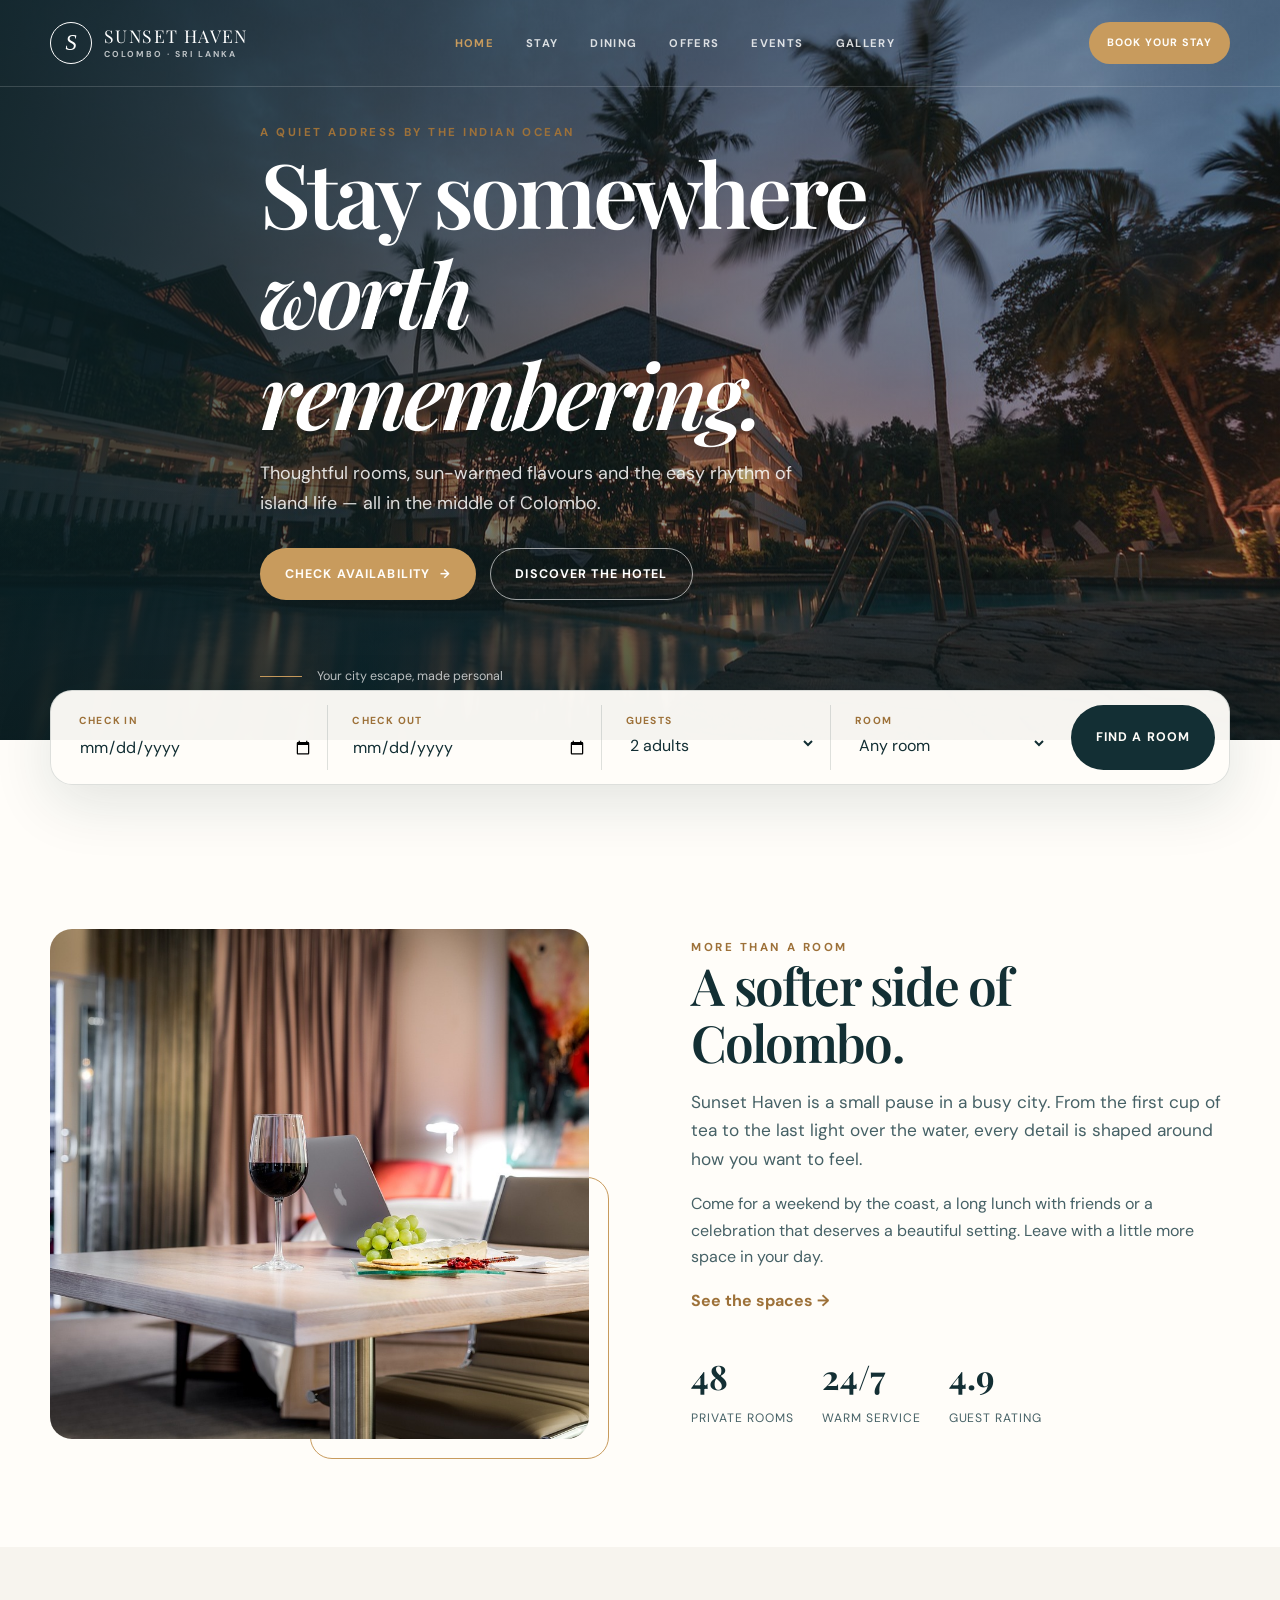
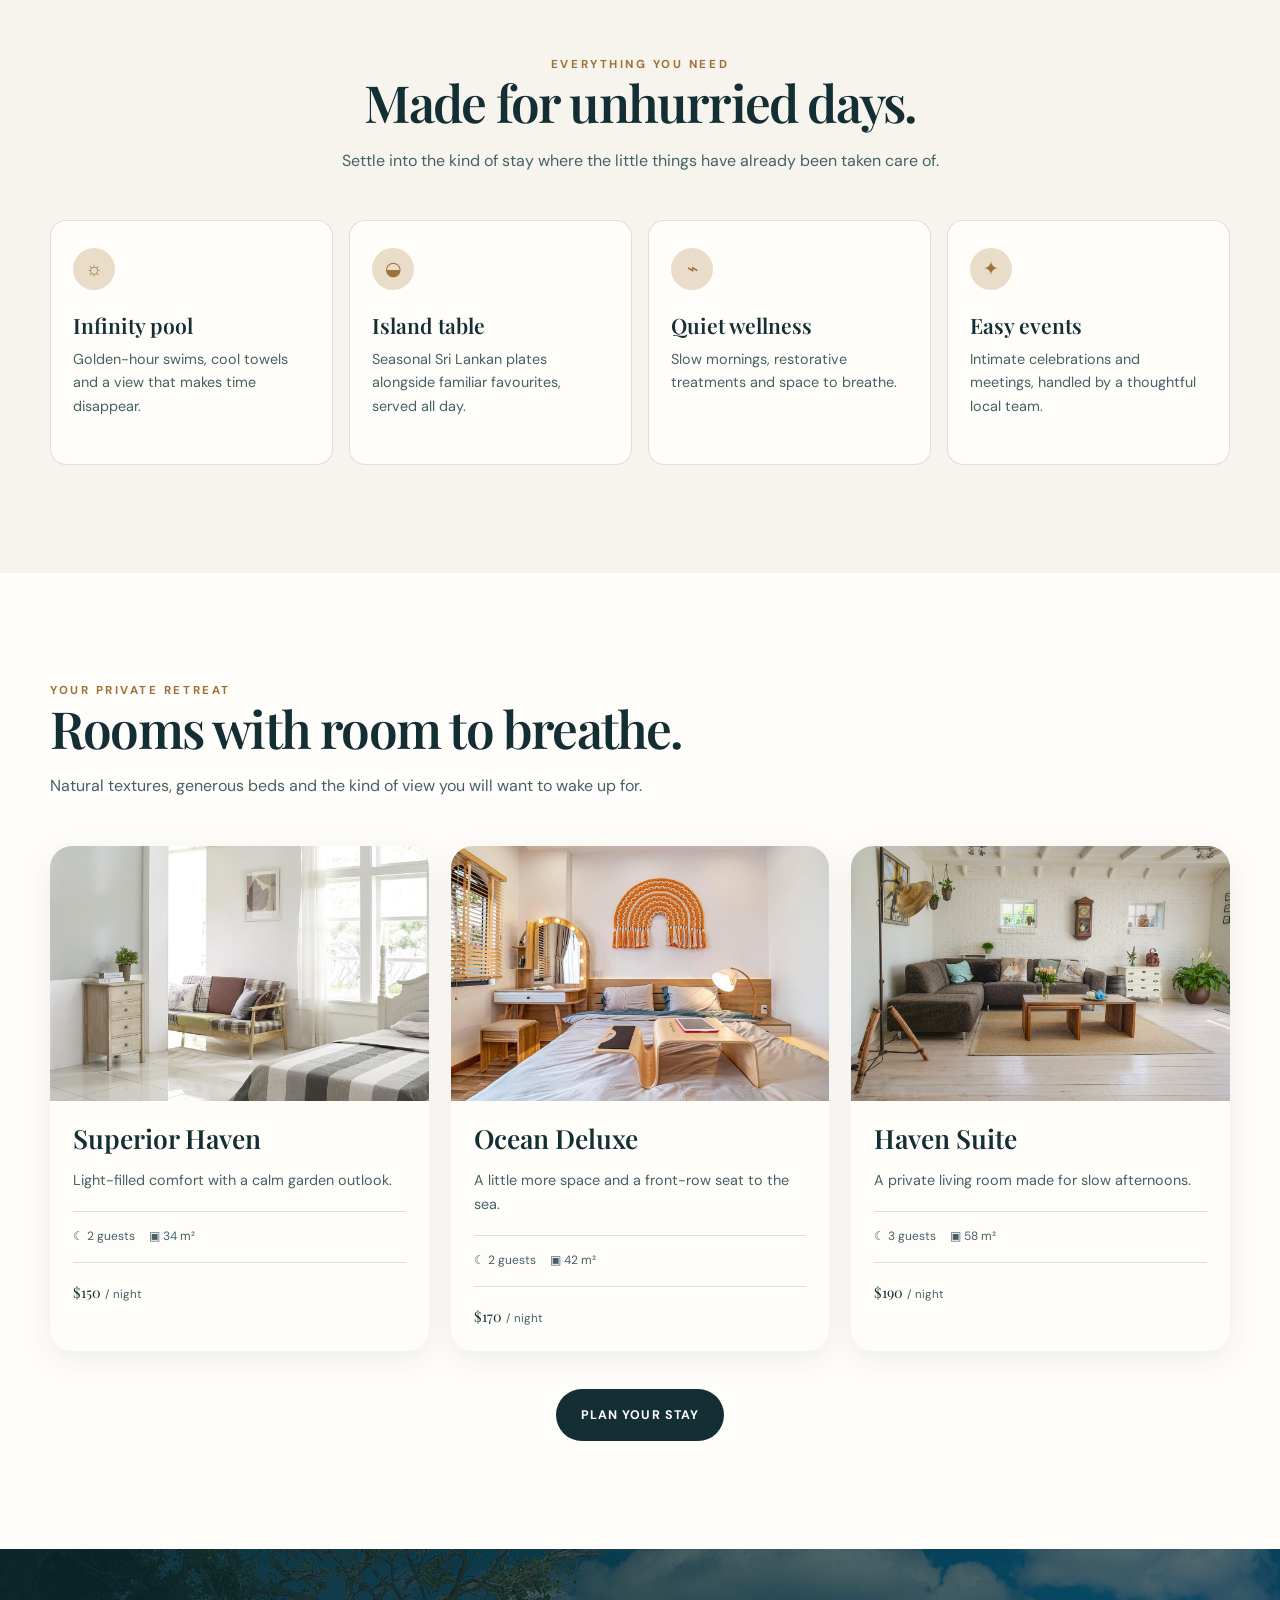
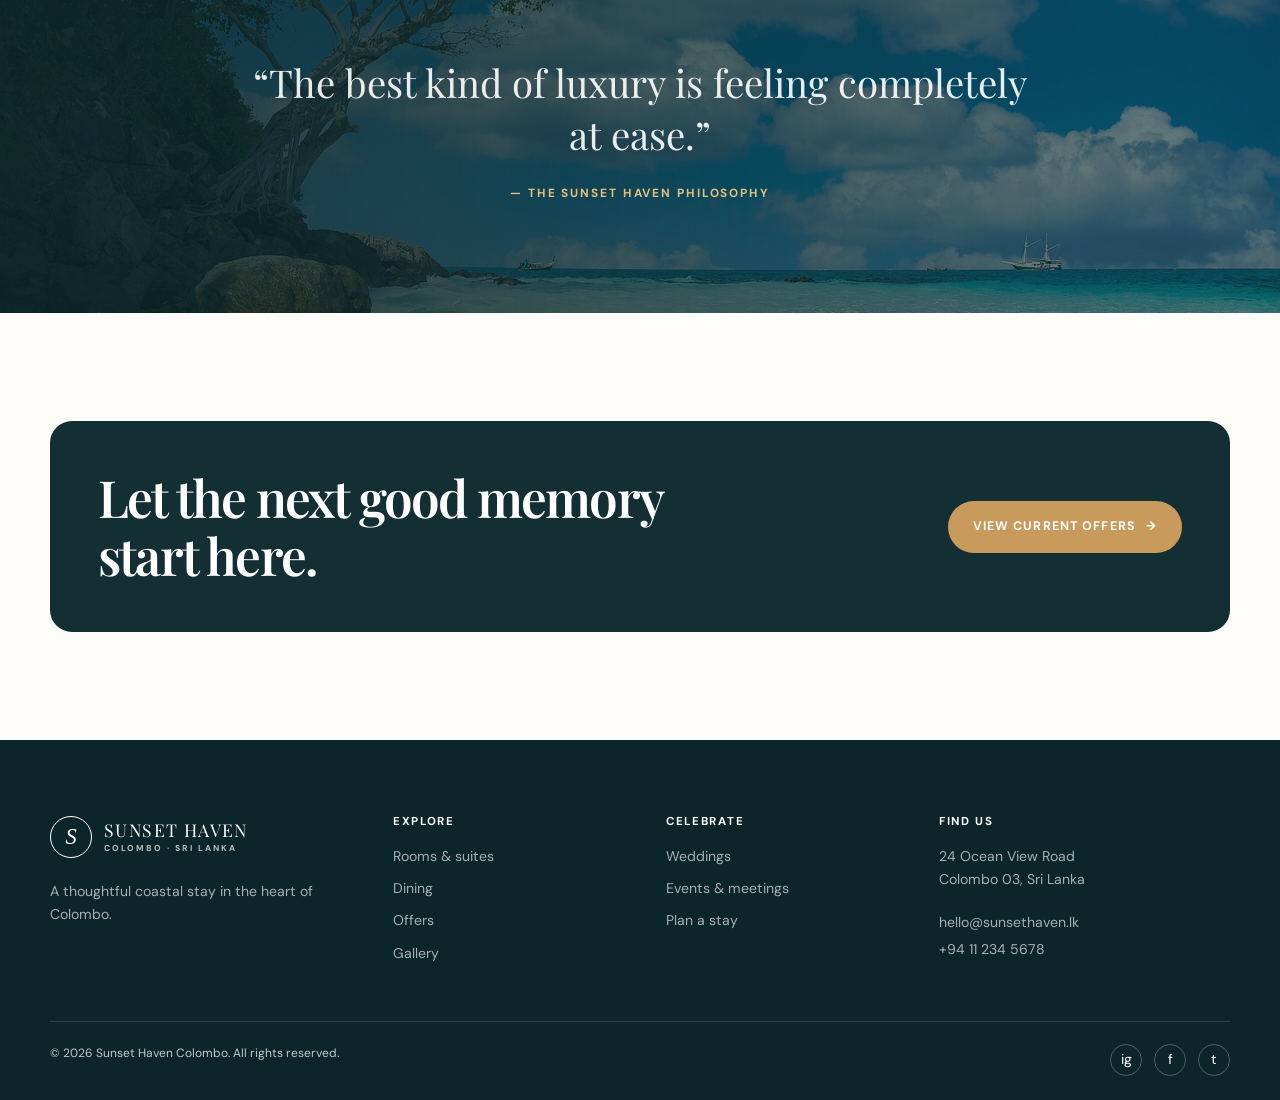
<file: pages/index.html>
<!doctype html>
<html lang="en">
<head>
  <meta charset="utf-8">
  <meta name="viewport" content="width=device-width, initial-scale=1">
  <meta name="description" content="Sunset Haven Colombo — a thoughtful coastal stay in the heart of the city.">
  <title>Sunset Haven | Colombo</title>
  <link rel="stylesheet" href="../css/styles.css">
</head>
<body>
  <header class="site-header">
    <div class="container nav-wrap">
      <a class="brand" href="index.html" aria-label="Sunset Haven home">
        <span class="brand-mark">S</span><span class="brand-copy"><span class="brand-name">SUNSET HAVEN</span><span class="brand-tag">Colombo · Sri Lanka</span></span>
      </a>
      <button class="menu-toggle" aria-label="Toggle menu" aria-expanded="false">☰</button>
      <nav class="site-nav" aria-label="Primary navigation">
        <a class="active" href="index.html">Home</a><a href="index.html#rooms">Stay</a><a href="dinnig.html">Dining</a><a href="offerse.html">Offers</a><a href="wedding.html">Events</a><a href="gallery.html">Gallery</a>
      </nav>
      <a class="btn header-cta" href="#booking">Book your stay</a>
    </div>
  </header>

  <main>
    <section class="home-hero">
      <div class="container hero-content">
        <div class="eyebrow">A quiet address by the Indian Ocean</div>
        <h1>Stay somewhere<br><em>worth remembering.</em></h1>
        <p>Thoughtful rooms, sun-warmed flavours and the easy rhythm of island life — all in the middle of Colombo.</p>
        <div class="hero-actions"><a class="btn" href="#booking">Check availability <span>→</span></a><a class="btn btn--outline" href="#story">Discover the hotel</a></div>
        <div class="hero-note"><span></span> Your city escape, made personal</div>
      </div>
    </section>

    <section id="booking" class="booking-panel">
      <div class="container">
        <form class="booking-form" data-booking-form>
          <div class="form-field"><label for="checkin">Check in</label><input id="checkin" name="checkin" type="date"></div>
          <div class="form-field"><label for="checkout">Check out</label><input id="checkout" name="checkout" type="date"></div>
          <div class="form-field"><label for="guests">Guests</label><select id="guests" name="guests"><option>2 adults</option><option>1 adult</option><option>3 adults</option><option>Family</option></select></div>
          <div class="form-field"><label for="room">Room</label><select id="room" name="room"><option>Any room</option><option>Ocean View King</option><option>Garden Residence</option><option>Haven Suite</option></select></div>
          <button class="btn btn--dark" type="submit">Find a room</button>
        </form>
        <div class="booking-message" aria-live="polite"></div>
      </div>
    </section>

    <section id="story" class="section">
      <div class="container story-grid">
        <div class="image-frame"><img src="../assets/hotel-2400364_1280.jpg" alt="Sunset Haven lounge with warm natural light"></div>
        <div>
          <div class="eyebrow">More than a room</div>
          <h2>A softer side of Colombo.</h2>
          <p class="lead">Sunset Haven is a small pause in a busy city. From the first cup of tea to the last light over the water, every detail is shaped around how you want to feel.</p>
          <p>Come for a weekend by the coast, a long lunch with friends or a celebration that deserves a beautiful setting. Leave with a little more space in your day.</p>
          <a class="text-link" href="gallery.html">See the spaces</a>
          <div class="stat-row"><div class="stat"><strong>48</strong><span>Private rooms</span></div><div class="stat"><strong>24/7</strong><span>Warm service</span></div><div class="stat"><strong>4.9</strong><span>Guest rating</span></div></div>
        </div>
      </div>
    </section>

    <section class="section section--cream">
      <div class="container">
        <div class="section-heading center"><div class="eyebrow">Everything you need</div><h2>Made for unhurried days.</h2><p>Settle into the kind of stay where the little things have already been taken care of.</p></div>
        <div class="feature-grid">
          <article class="feature-card"><div class="feature-icon">☼</div><h3>Infinity pool</h3><p>Golden-hour swims, cool towels and a view that makes time disappear.</p></article>
          <article class="feature-card"><div class="feature-icon">◒</div><h3>Island table</h3><p>Seasonal Sri Lankan plates alongside familiar favourites, served all day.</p></article>
          <article class="feature-card"><div class="feature-icon">⌁</div><h3>Quiet wellness</h3><p>Slow mornings, restorative treatments and space to breathe.</p></article>
          <article class="feature-card"><div class="feature-icon">✦</div><h3>Easy events</h3><p>Intimate celebrations and meetings, handled by a thoughtful local team.</p></article>
        </div>
      </div>
    </section>

    <section id="rooms" class="section">
      <div class="container">
        <div class="section-heading"><div class="eyebrow">Your private retreat</div><h2>Rooms with room to breathe.</h2><p>Natural textures, generous beds and the kind of view you will want to wake up for.</p></div>
        <div class="room-grid">
          <article class="room-card"><img src="../assets/bedroom-1872196_1280.jpg" alt="Bright Superior room"><div class="room-card-body"><h3>Superior Haven</h3><p>Light-filled comfort with a calm garden outlook.</p><div class="room-meta"><span>☾ 2 guests</span><span>▣ 34 m²</span></div><p class="price">$150 <small>/ night</small></p></div></article>
          <article class="room-card"><img src="../assets/bedroom-6577523_1280.jpg" alt="Deluxe hotel room"><div class="room-card-body"><h3>Ocean Deluxe</h3><p>A little more space and a front-row seat to the sea.</p><div class="room-meta"><span>☾ 2 guests</span><span>▣ 42 m²</span></div><p class="price">$170 <small>/ night</small></p></div></article>
          <article class="room-card"><img src="../assets/living-room-2732939_1280.jpg" alt="Elegant hotel suite living room"><div class="room-card-body"><h3>Haven Suite</h3><p>A private living room made for slow afternoons.</p><div class="room-meta"><span>☾ 3 guests</span><span>▣ 58 m²</span></div><p class="price">$190 <small>/ night</small></p></div></article>
        </div>
        <div class="rooms-actions"><a class="btn btn--dark" href="#booking">Plan your stay</a></div>
      </div>
    </section>

    <section class="section quote-section"><div class="container quote"><p>“The best kind of luxury is feeling completely at ease.”</p><cite>— The Sunset Haven philosophy</cite></div></section>
    <section class="section"><div class="container cta-band"><h2>Let the next good memory start here.</h2><a class="btn" href="offerse.html">View current offers <span>→</span></a></div></section>
  </main>

  <footer class="site-footer">
    <div class="container footer-grid">
      <div><a class="brand" href="index.html"><span class="brand-mark">S</span><span class="brand-copy"><span class="brand-name">SUNSET HAVEN</span><span class="brand-tag">Colombo · Sri Lanka</span></span></a><p style="margin-top:22px">A thoughtful coastal stay in the heart of Colombo.</p></div>
      <div><h3>Explore</h3><div class="footer-links"><a href="index.html#rooms">Rooms & suites</a><a href="dinnig.html">Dining</a><a href="offerse.html">Offers</a><a href="gallery.html">Gallery</a></div></div>
      <div><h3>Celebrate</h3><div class="footer-links"><a href="wedding.html">Weddings</a><a href="wedding.html#events">Events & meetings</a><a href="#booking">Plan a stay</a></div></div>
      <div><h3>Find us</h3><p>24 Ocean View Road<br>Colombo 03, Sri Lanka</p><a href="mailto:hello@sunsethaven.lk">hello@sunsethaven.lk</a><br><a href="tel:+94112345678">+94 11 234 5678</a></div>
    </div>
    <div class="container footer-bottom"><span>© <span data-year></span> Sunset Haven Colombo. All rights reserved.</span><div class="socials"><a href="#" aria-label="Instagram">ig</a><a href="#" aria-label="Facebook">f</a><a href="#" aria-label="Tripadvisor">t</a></div></div>
  </footer>
  <div class="toast" role="status"></div>
  <script src="../js/site.js"></script><script>document.querySelectorAll("[data-year]").forEach(e=>e.textContent=new Date().getFullYear());</script>
</body>
</html>
</file>
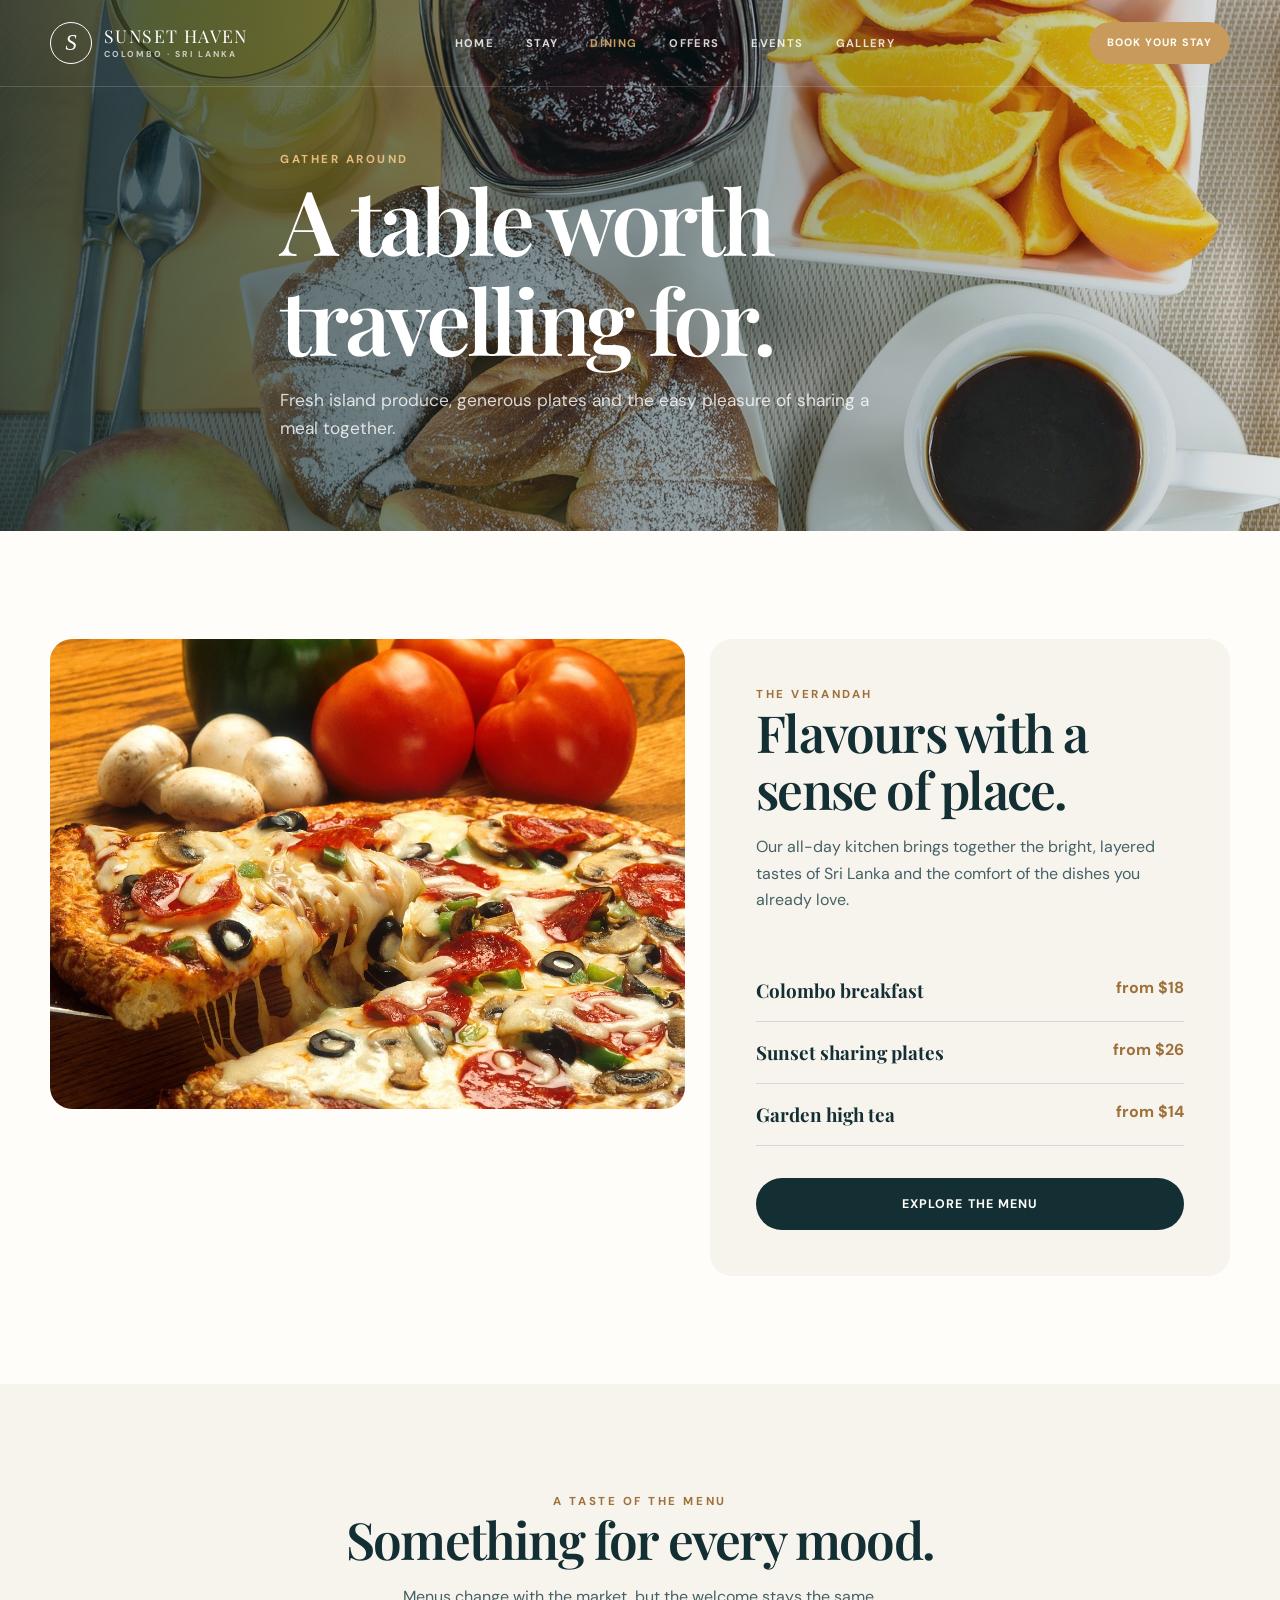
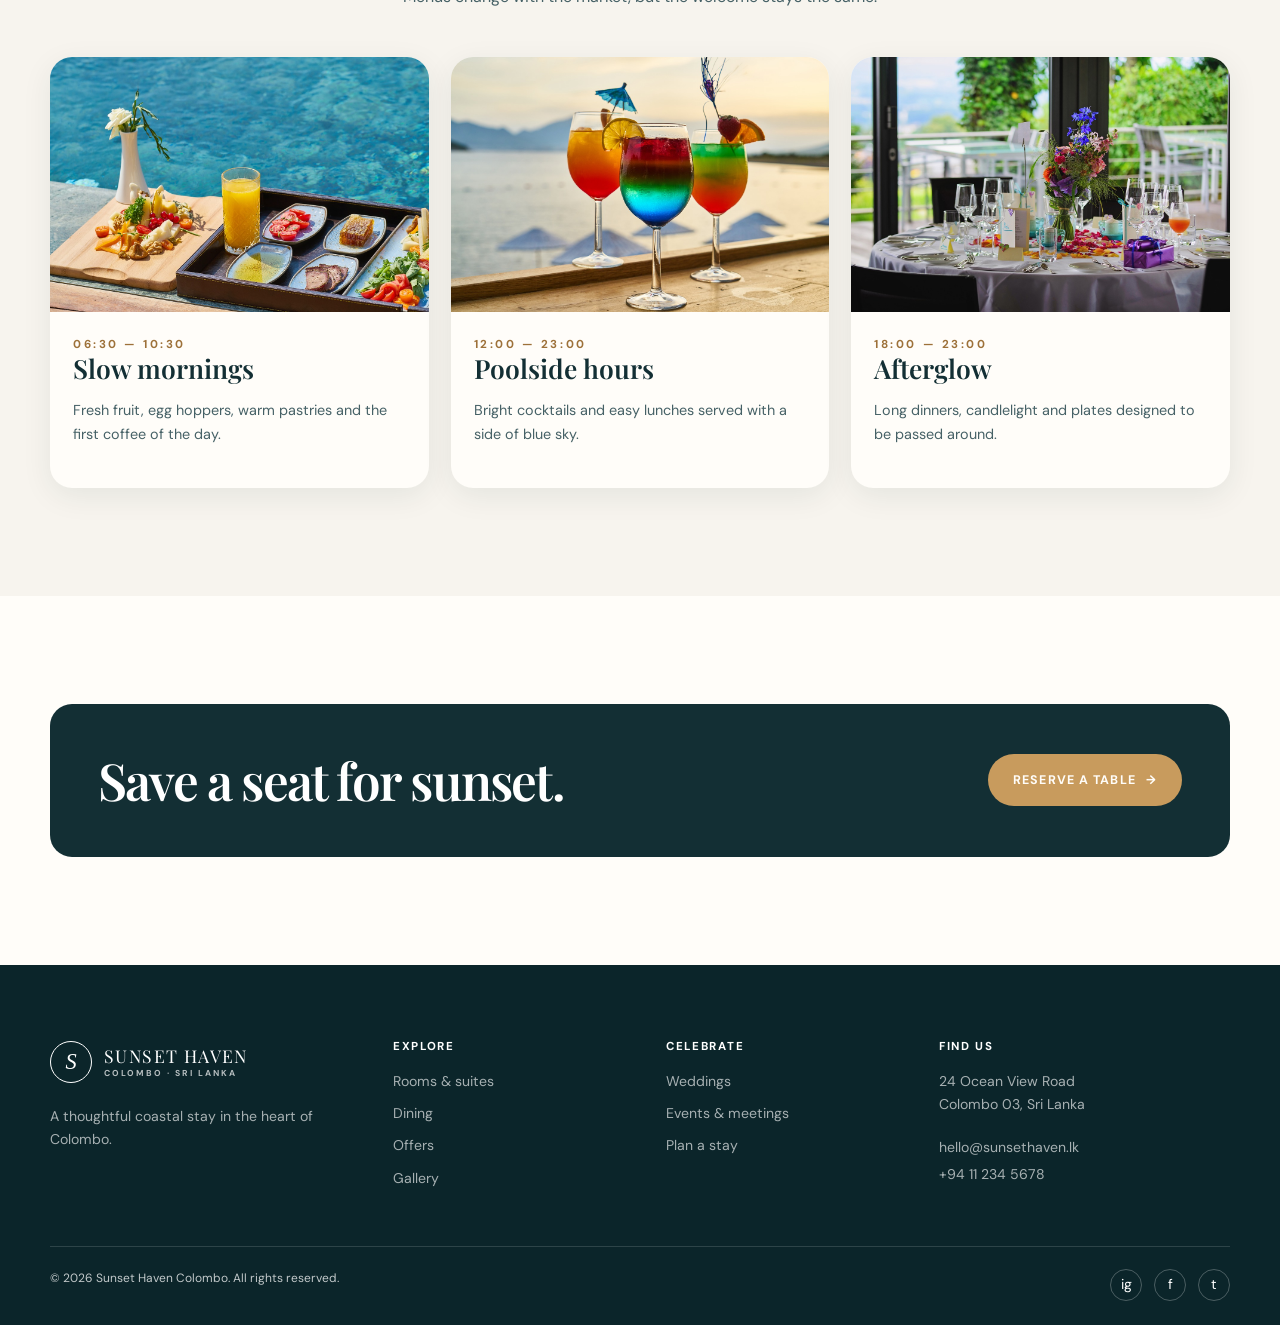
<file: pages/dinnig.html>
<!doctype html>
<html lang="en">
<head><meta charset="utf-8"><meta name="viewport" content="width=device-width, initial-scale=1"><title>Dining | Sunset Haven</title><link rel="stylesheet" href="../css/styles.css"></head>
<body>
  <header class="site-header"><div class="container nav-wrap"><a class="brand" href="index.html"><span class="brand-mark">S</span><span class="brand-copy"><span class="brand-name">SUNSET HAVEN</span><span class="brand-tag">Colombo · Sri Lanka</span></span></a><button class="menu-toggle" aria-label="Toggle menu" aria-expanded="false">☰</button><nav class="site-nav" aria-label="Primary navigation"><a href="index.html">Home</a><a href="index.html#rooms">Stay</a><a class="active" href="dinnig.html">Dining</a><a href="offerse.html">Offers</a><a href="wedding.html">Events</a><a href="gallery.html">Gallery</a></nav><a class="btn header-cta" href="index.html#booking">Book your stay</a></div></header>
  <main>
    <section class="page-hero" style="--hero-image:url('../assets/breakfast-hotel-1921530_1280.jpg')"><div class="container hero-content"><div class="eyebrow">Gather around</div><h1>A table worth travelling for.</h1><p>Fresh island produce, generous plates and the easy pleasure of sharing a meal together.</p></div></section>
    <section class="section"><div class="container dining-feature"><img src="../assets/pizza-386717_1280.jpg" alt="Fresh pizza served at Sunset Haven"><div class="dining-copy"><div class="eyebrow">The Verandah</div><h2>Flavours with a sense of place.</h2><p>Our all-day kitchen brings together the bright, layered tastes of Sri Lanka and the comfort of the dishes you already love.</p><div class="menu-list"><div class="menu-item"><strong>Colombo breakfast</strong><span>from $18</span></div><div class="menu-item"><strong>Sunset sharing plates</strong><span>from $26</span></div><div class="menu-item"><strong>Garden high tea</strong><span>from $14</span></div></div><a class="btn btn--dark" href="#menu">Explore the menu</a></div></div></section>
    <section id="menu" class="section section--cream"><div class="container"><div class="section-heading center"><div class="eyebrow">A taste of the menu</div><h2>Something for every mood.</h2><p>Menus change with the market, but the welcome stays the same.</p></div><div class="room-grid"><article class="room-card"><img src="../assets/breakfast-4394771_1280.jpg" alt="Fresh breakfast spread"><div class="room-card-body"><div class="eyebrow">06:30 — 10:30</div><h3>Slow mornings</h3><p>Fresh fruit, egg hoppers, warm pastries and the first coffee of the day.</p></div></article><article class="room-card"><img src="../assets/drink-4288602_1280.jpg" alt="Colourful cocktail"><div class="room-card-body"><div class="eyebrow">12:00 — 23:00</div><h3>Poolside hours</h3><p>Bright cocktails and easy lunches served with a side of blue sky.</p></div></article><article class="room-card"><img src="../assets/decoration-2697943_1280.jpg" alt="Elegant dining table"><div class="room-card-body"><div class="eyebrow">18:00 — 23:00</div><h3>Afterglow</h3><p>Long dinners, candlelight and plates designed to be passed around.</p></div></article></div></div></section>
    <section class="section"><div class="container cta-band"><h2>Save a seat for sunset.</h2><a class="btn" href="mailto:dining@sunsethaven.lk">Reserve a table <span>→</span></a></div></section>
  </main>
  <footer class="site-footer"><div class="container footer-grid"><div><a class="brand" href="index.html"><span class="brand-mark">S</span><span class="brand-copy"><span class="brand-name">SUNSET HAVEN</span><span class="brand-tag">Colombo · Sri Lanka</span></span></a><p style="margin-top:22px">A thoughtful coastal stay in the heart of Colombo.</p></div><div><h3>Explore</h3><div class="footer-links"><a href="index.html#rooms">Rooms & suites</a><a href="dinnig.html">Dining</a><a href="offerse.html">Offers</a><a href="gallery.html">Gallery</a></div></div><div><h3>Celebrate</h3><div class="footer-links"><a href="wedding.html">Weddings</a><a href="wedding.html#events">Events & meetings</a><a href="index.html#booking">Plan a stay</a></div></div><div><h3>Find us</h3><p>24 Ocean View Road<br>Colombo 03, Sri Lanka</p><a href="mailto:hello@sunsethaven.lk">hello@sunsethaven.lk</a><br><a href="tel:+94112345678">+94 11 234 5678</a></div></div><div class="container footer-bottom"><span>© <span data-year></span> Sunset Haven Colombo. All rights reserved.</span><div class="socials"><a href="#">ig</a><a href="#">f</a><a href="#">t</a></div></div></footer><div class="toast"></div><script src="../js/site.js"></script><script>document.querySelectorAll("[data-year]").forEach(e=>e.textContent=new Date().getFullYear());</script>
</body></html>
</file>
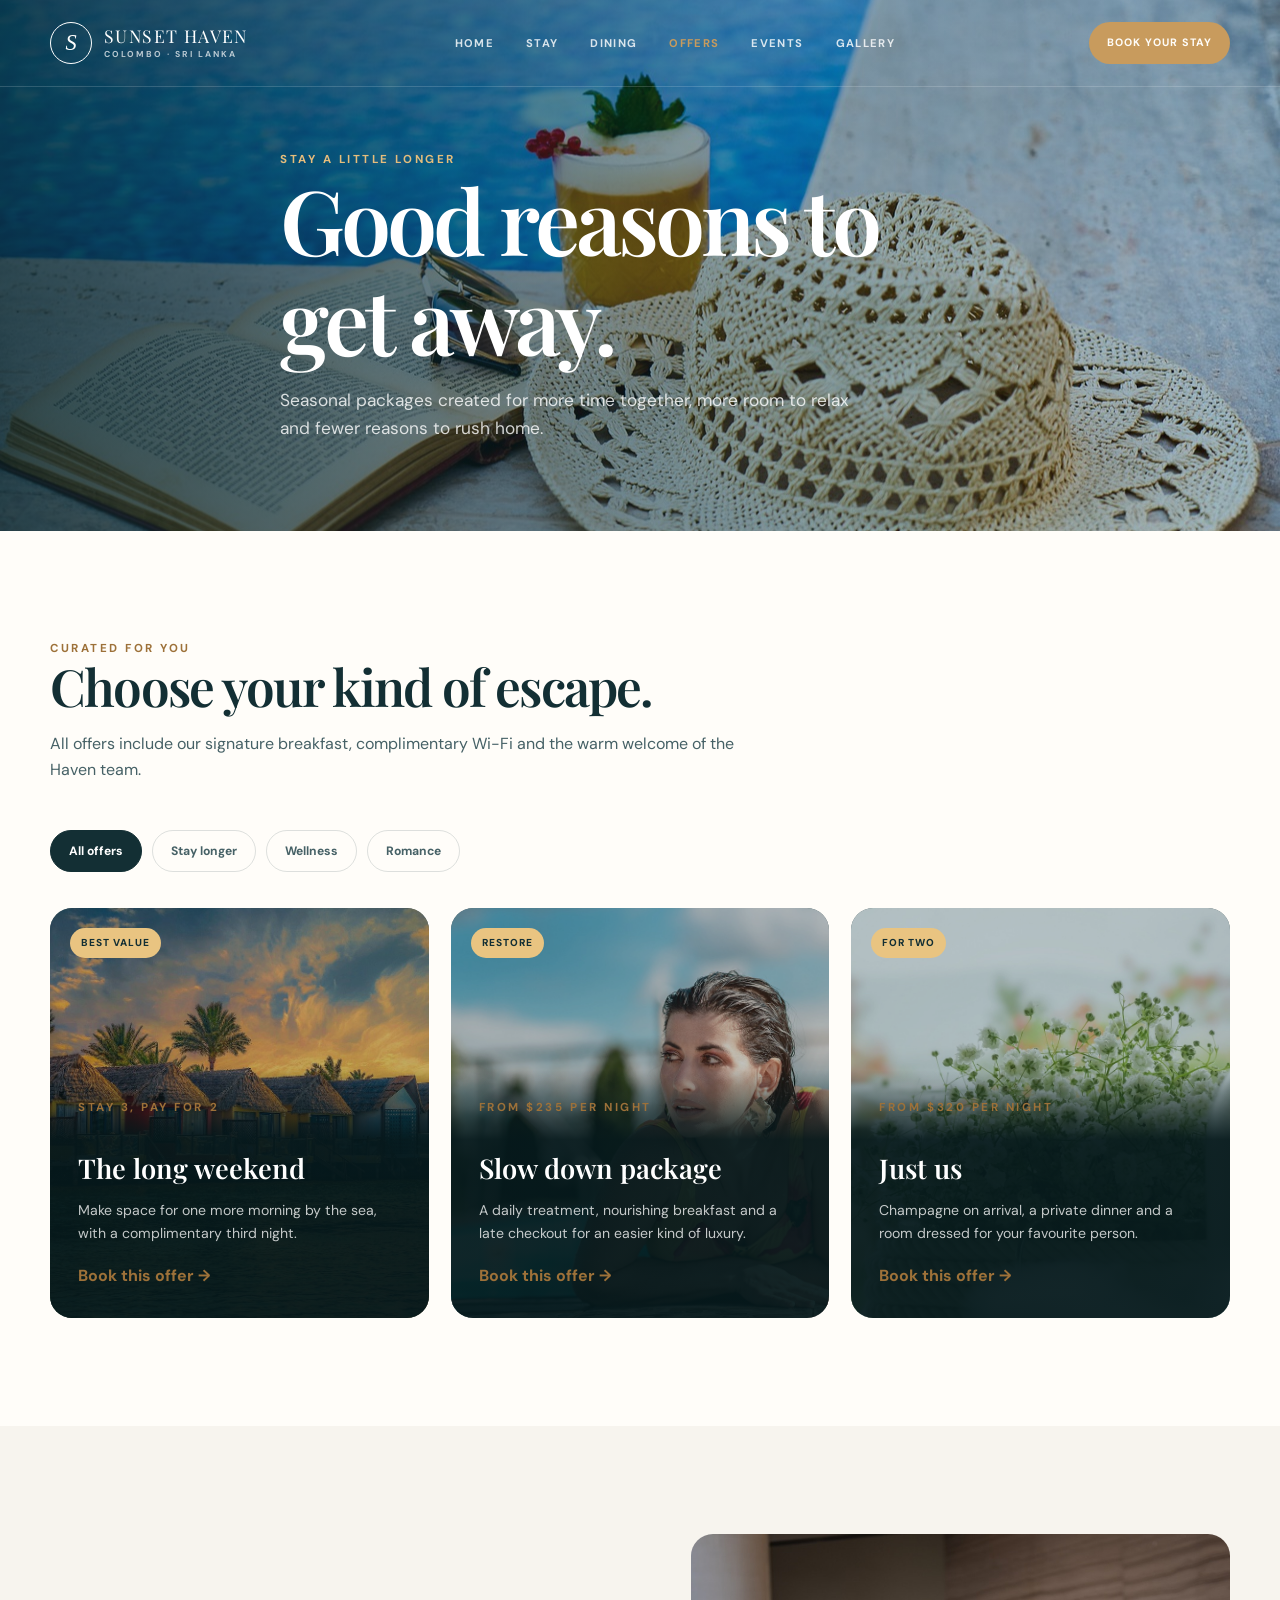
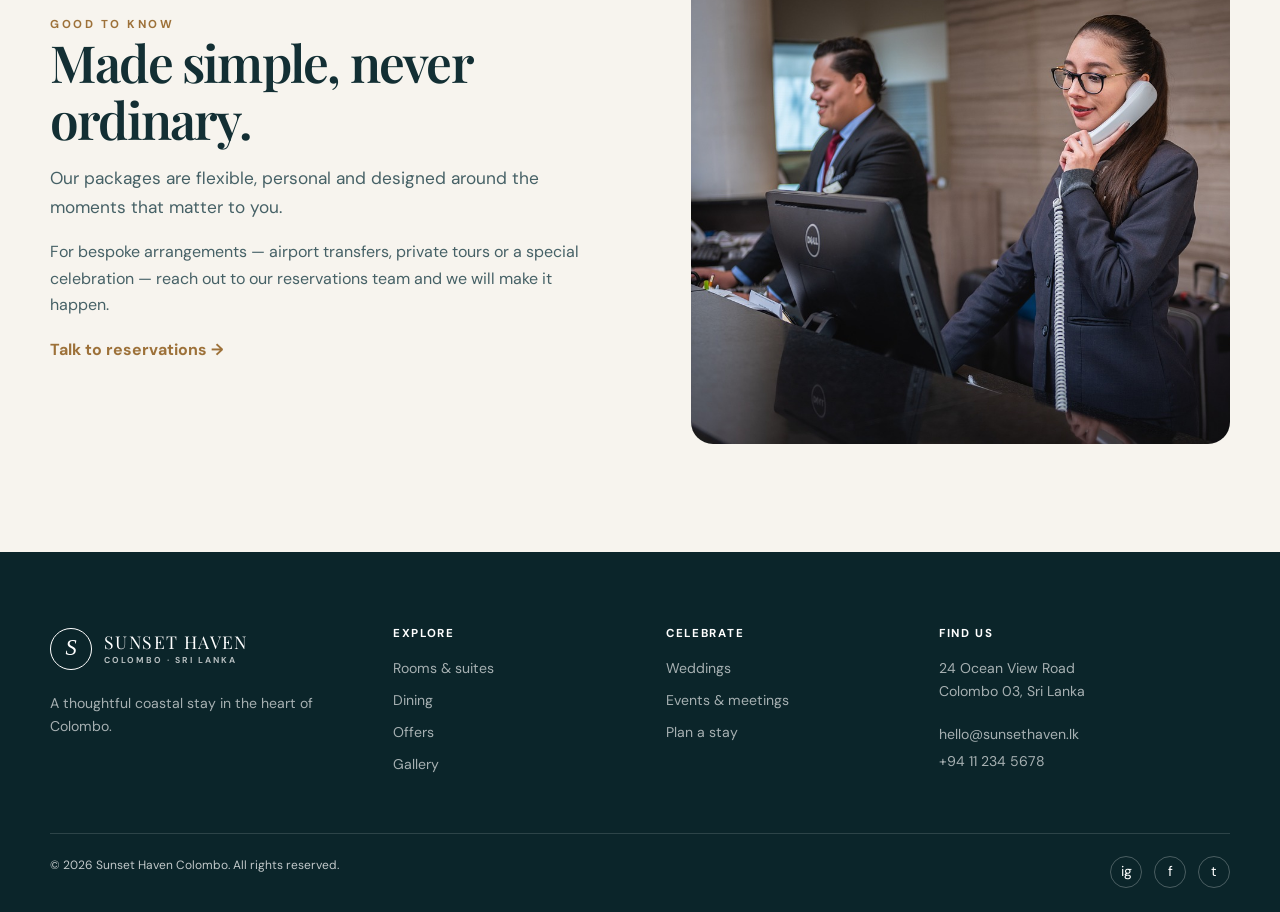
<file: pages/offerse.html>
<!doctype html>
<html lang="en">
<head><meta charset="utf-8"><meta name="viewport" content="width=device-width, initial-scale=1"><title>Offers | Sunset Haven</title><link rel="stylesheet" href="../css/styles.css"></head>
<body>
  <header class="site-header"><div class="container nav-wrap"><a class="brand" href="index.html"><span class="brand-mark">S</span><span class="brand-copy"><span class="brand-name">SUNSET HAVEN</span><span class="brand-tag">Colombo · Sri Lanka</span></span></a><button class="menu-toggle" aria-label="Toggle menu" aria-expanded="false">☰</button><nav class="site-nav" aria-label="Primary navigation"><a href="index.html">Home</a><a href="index.html#rooms">Stay</a><a href="dinnig.html">Dining</a><a class="active" href="offerse.html">Offers</a><a href="wedding.html">Events</a><a href="gallery.html">Gallery</a></nav><a class="btn header-cta" href="index.html#booking">Book your stay</a></div></header>
  <main><section class="page-hero" style="--hero-image:url('../assets/holiday-4520188_1280.jpg')"><div class="container hero-content"><div class="eyebrow">Stay a little longer</div><h1>Good reasons to get away.</h1><p>Seasonal packages created for more time together, more room to relax and fewer reasons to rush home.</p></div></section>
  <section class="section"><div class="container"><div class="section-heading"><div class="eyebrow">Curated for you</div><h2>Choose your kind of escape.</h2><p>All offers include our signature breakfast, complimentary Wi-Fi and the warm welcome of the Haven team.</p></div><div class="filter-row" data-filter-group><button class="filter-btn is-active" data-filter="all">All offers</button><button class="filter-btn" data-filter="stay">Stay longer</button><button class="filter-btn" data-filter="wellness">Wellness</button><button class="filter-btn" data-filter="romance">Romance</button></div><div class="offer-grid">
    <article class="offer-card" data-category="stay"><img src="../assets/bungalow-8627411_1280.jpg" alt="Private bungalow"><span class="offer-tag">Best value</span><div class="offer-card-body"><div class="eyebrow">Stay 3, pay for 2</div><h3>The long weekend</h3><p>Make space for one more morning by the sea, with a complimentary third night.</p><a class="text-link" href="index.html#booking">Book this offer</a></div></article>
    <article class="offer-card" data-category="wellness"><img src="../assets/woman-6361651_1280.jpg" alt="Relaxing wellness treatment"><span class="offer-tag">Restore</span><div class="offer-card-body"><div class="eyebrow">From $235 per night</div><h3>Slow down package</h3><p>A daily treatment, nourishing breakfast and a late checkout for an easier kind of luxury.</p><a class="text-link" href="index.html#booking">Book this offer</a></div></article>
    <article class="offer-card" data-category="romance"><img src="../assets/flowers-2850892_1280.jpg" alt="Flowers arranged for a romantic stay"><span class="offer-tag">For two</span><div class="offer-card-body"><div class="eyebrow">From $320 per night</div><h3>Just us</h3><p>Champagne on arrival, a private dinner and a room dressed for your favourite person.</p><a class="text-link" href="index.html#booking">Book this offer</a></div></article>
  </div></div></section><section class="section section--cream"><div class="container story-grid"><div><div class="eyebrow">Good to know</div><h2>Made simple, never ordinary.</h2><p class="lead">Our packages are flexible, personal and designed around the moments that matter to you.</p><p>For bespoke arrangements — airport transfers, private tours or a special celebration — reach out to our reservations team and we will make it happen.</p><a class="text-link" href="mailto:reservations@sunsethaven.lk">Talk to reservations</a></div><div class="image-frame"><img src="../assets/receptionists-5975962_1280.jpg" alt="Sunset Haven team welcoming guests"></div></div></section></main>
  <footer class="site-footer"><div class="container footer-grid"><div><a class="brand" href="index.html"><span class="brand-mark">S</span><span class="brand-copy"><span class="brand-name">SUNSET HAVEN</span><span class="brand-tag">Colombo · Sri Lanka</span></span></a><p style="margin-top:22px">A thoughtful coastal stay in the heart of Colombo.</p></div><div><h3>Explore</h3><div class="footer-links"><a href="index.html#rooms">Rooms & suites</a><a href="dinnig.html">Dining</a><a href="offerse.html">Offers</a><a href="gallery.html">Gallery</a></div></div><div><h3>Celebrate</h3><div class="footer-links"><a href="wedding.html">Weddings</a><a href="wedding.html#events">Events & meetings</a><a href="index.html#booking">Plan a stay</a></div></div><div><h3>Find us</h3><p>24 Ocean View Road<br>Colombo 03, Sri Lanka</p><a href="mailto:hello@sunsethaven.lk">hello@sunsethaven.lk</a><br><a href="tel:+94112345678">+94 11 234 5678</a></div></div><div class="container footer-bottom"><span>© <span data-year></span> Sunset Haven Colombo. All rights reserved.</span><div class="socials"><a href="#">ig</a><a href="#">f</a><a href="#">t</a></div></div></footer><div class="toast"></div><script src="../js/site.js"></script><script>document.querySelectorAll("[data-year]").forEach(e=>e.textContent=new Date().getFullYear());</script>
</body></html>
</file>
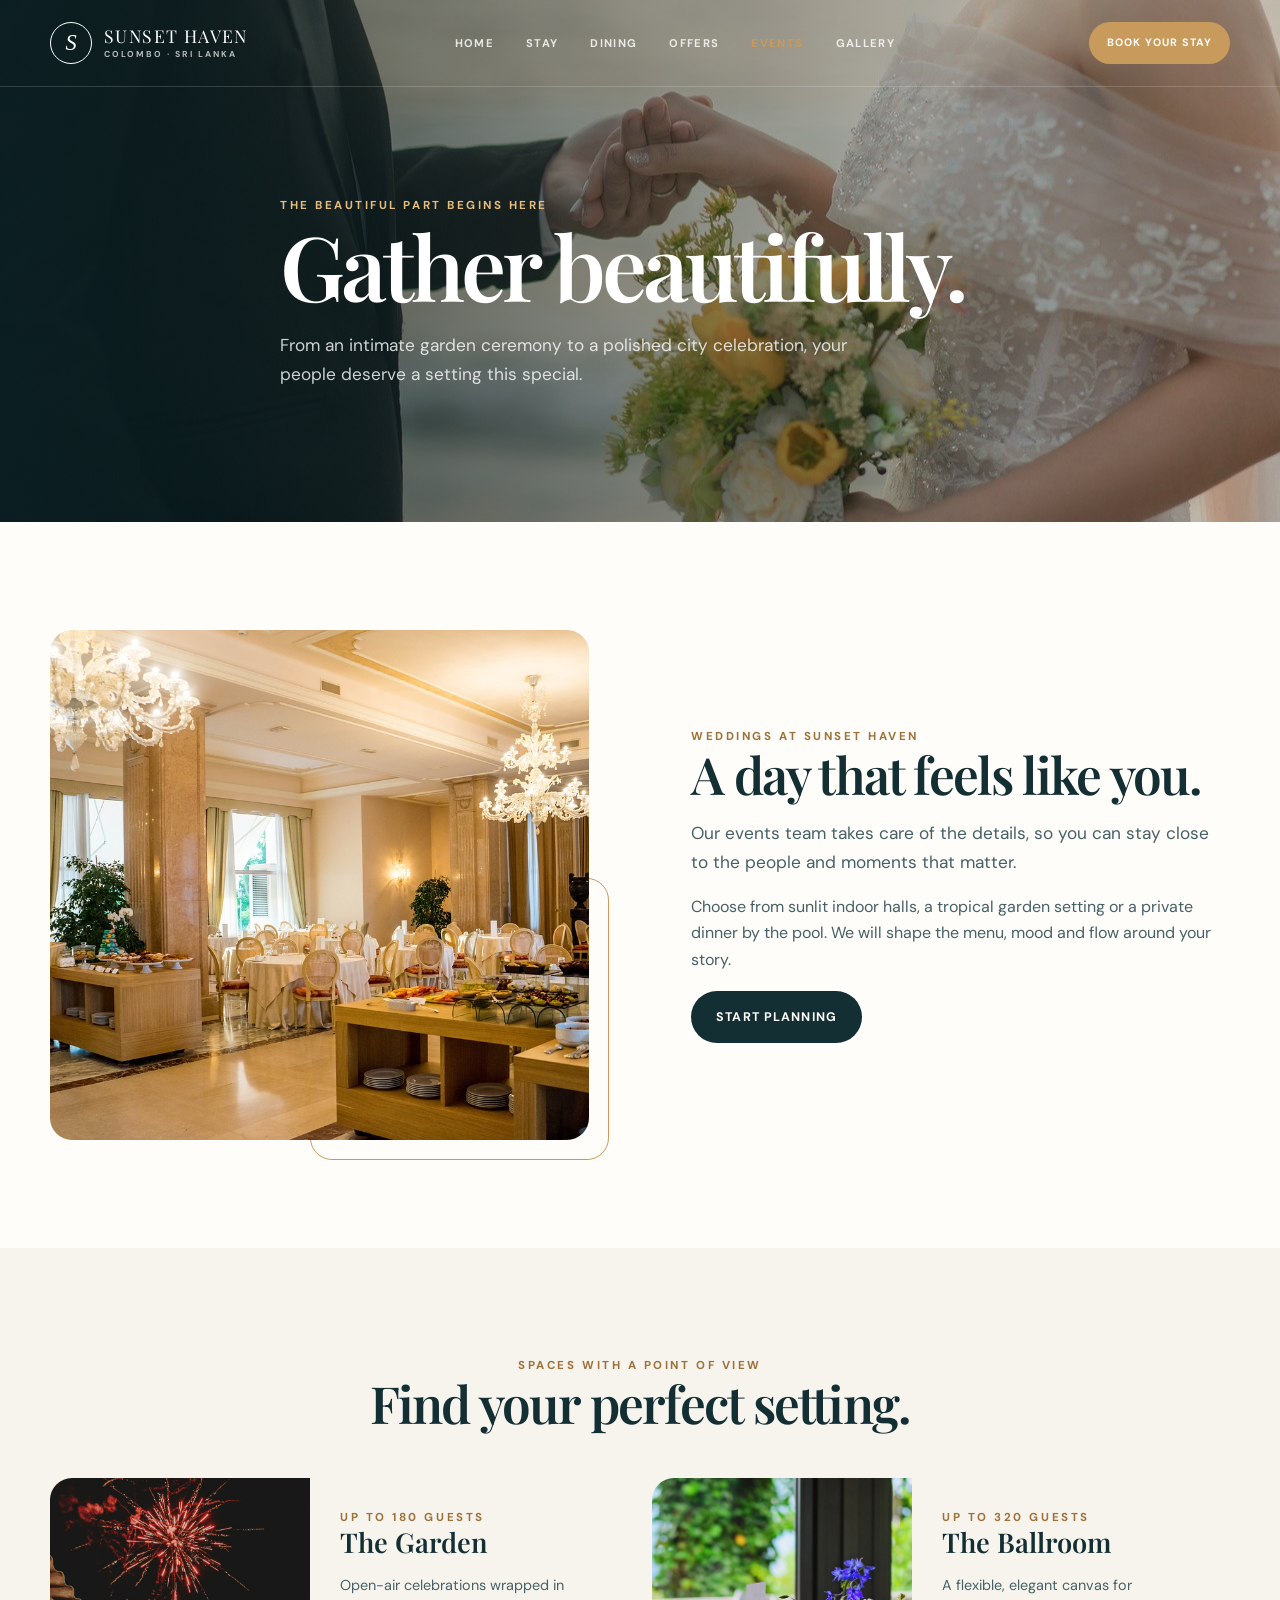
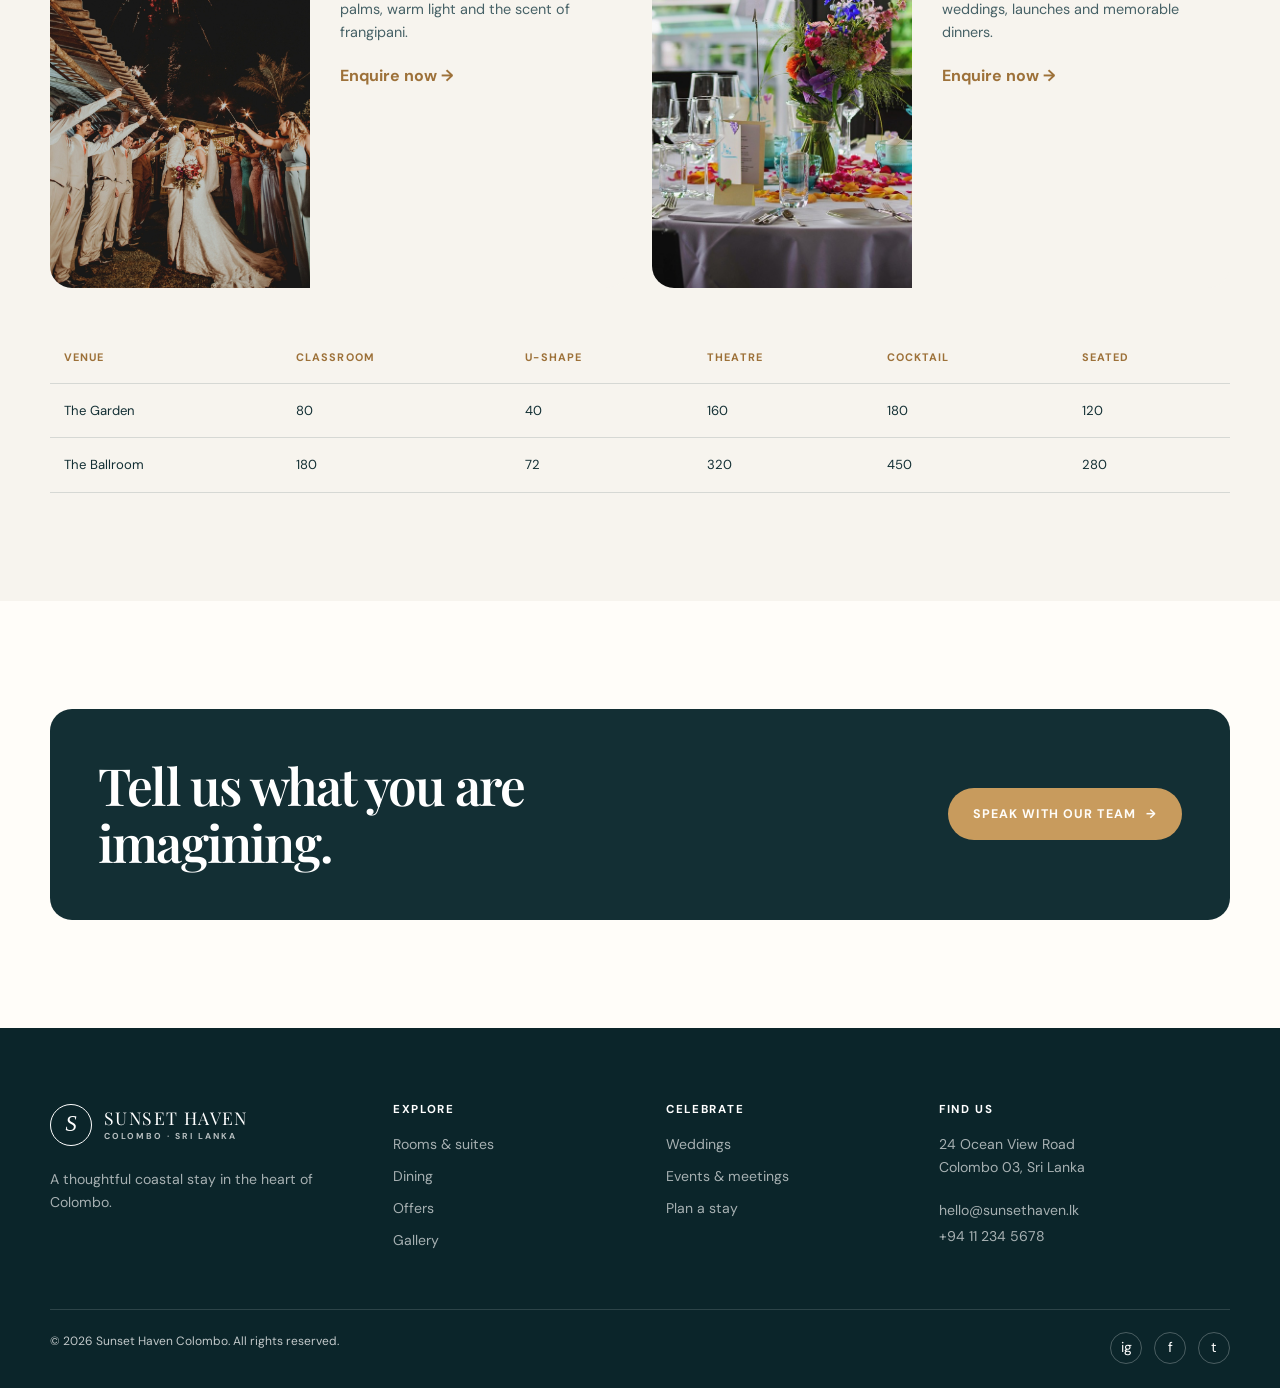
<file: pages/wedding.html>
<!doctype html>
<html lang="en">
<head><meta charset="utf-8"><meta name="viewport" content="width=device-width, initial-scale=1"><title>Weddings & Events | Sunset Haven</title><link rel="stylesheet" href="../css/styles.css"></head>
<body>
  <header class="site-header"><div class="container nav-wrap"><a class="brand" href="index.html"><span class="brand-mark">S</span><span class="brand-copy"><span class="brand-name">SUNSET HAVEN</span><span class="brand-tag">Colombo · Sri Lanka</span></span></a><button class="menu-toggle" aria-label="Toggle menu" aria-expanded="false">☰</button><nav class="site-nav" aria-label="Primary navigation"><a href="index.html">Home</a><a href="index.html#rooms">Stay</a><a href="dinnig.html">Dining</a><a href="offerse.html">Offers</a><a class="active" href="wedding.html">Events</a><a href="gallery.html">Gallery</a></nav><a class="btn header-cta" href="index.html#booking">Book your stay</a></div></header>
  <main><section class="page-hero" style="--hero-image:url('../assets/wedding-7608565_1280.jpg')"><div class="container hero-content"><div class="eyebrow">The beautiful part begins here</div><h1>Gather beautifully.</h1><p>From an intimate garden ceremony to a polished city celebration, your people deserve a setting this special.</p></div></section>
  <section class="section"><div class="container story-grid"><div class="image-frame"><img src="../assets/hotel-940730_1280.jpg" alt="Elegant hotel event space"></div><div><div class="eyebrow">Weddings at Sunset Haven</div><h2>A day that feels like you.</h2><p class="lead">Our events team takes care of the details, so you can stay close to the people and moments that matter.</p><p>Choose from sunlit indoor halls, a tropical garden setting or a private dinner by the pool. We will shape the menu, mood and flow around your story.</p><a class="btn btn--dark" href="mailto:events@sunsethaven.lk">Start planning</a></div></div></section>
  <section id="events" class="section section--cream"><div class="container"><div class="section-heading center"><div class="eyebrow">Spaces with a point of view</div><h2>Find your perfect setting.</h2></div><div class="event-grid"><article class="event-card"><img src="../assets/WhatsApp Image 2024-04-05 at 2.42.45 PM.jpeg" alt="The Garden event setting"><div class="event-card-body"><div class="eyebrow">Up to 180 guests</div><h3>The Garden</h3><p>Open-air celebrations wrapped in palms, warm light and the scent of frangipani.</p><a class="text-link" href="mailto:events@sunsethaven.lk">Enquire now</a></div></article><article class="event-card"><img src="../assets/decoration-2697943_1280.jpg" alt="The Ballroom decorated for an event"><div class="event-card-body"><div class="eyebrow">Up to 320 guests</div><h3>The Ballroom</h3><p>A flexible, elegant canvas for weddings, launches and memorable dinners.</p><a class="text-link" href="mailto:events@sunsethaven.lk">Enquire now</a></div></article></div><div class="table-wrap"><table><thead><tr><th>Venue</th><th>Classroom</th><th>U-shape</th><th>Theatre</th><th>Cocktail</th><th>Seated</th></tr></thead><tbody><tr><td>The Garden</td><td>80</td><td>40</td><td>160</td><td>180</td><td>120</td></tr><tr><td>The Ballroom</td><td>180</td><td>72</td><td>320</td><td>450</td><td>280</td></tr></tbody></table></div></div></section>
  <section class="section"><div class="container cta-band"><h2>Tell us what you are imagining.</h2><a class="btn" href="mailto:events@sunsethaven.lk">Speak with our team <span>→</span></a></div></section></main>
  <footer class="site-footer"><div class="container footer-grid"><div><a class="brand" href="index.html"><span class="brand-mark">S</span><span class="brand-copy"><span class="brand-name">SUNSET HAVEN</span><span class="brand-tag">Colombo · Sri Lanka</span></span></a><p style="margin-top:22px">A thoughtful coastal stay in the heart of Colombo.</p></div><div><h3>Explore</h3><div class="footer-links"><a href="index.html#rooms">Rooms & suites</a><a href="dinnig.html">Dining</a><a href="offerse.html">Offers</a><a href="gallery.html">Gallery</a></div></div><div><h3>Celebrate</h3><div class="footer-links"><a href="wedding.html">Weddings</a><a href="wedding.html#events">Events & meetings</a><a href="index.html#booking">Plan a stay</a></div></div><div><h3>Find us</h3><p>24 Ocean View Road<br>Colombo 03, Sri Lanka</p><a href="mailto:hello@sunsethaven.lk">hello@sunsethaven.lk</a><br><a href="tel:+94112345678">+94 11 234 5678</a></div></div><div class="container footer-bottom"><span>© <span data-year></span> Sunset Haven Colombo. All rights reserved.</span><div class="socials"><a href="#">ig</a><a href="#">f</a><a href="#">t</a></div></div></footer><script src="../js/site.js"></script><script>document.querySelectorAll("[data-year]").forEach(e=>e.textContent=new Date().getFullYear());</script>
</body></html>
</file>
<file: css/styles.css>
@import url('https://fonts.googleapis.com/css2?family=DM+Sans:wght@400;500;600;700&family=Playfair+Display:wght@500;600;700&display=swap');

:root {
  --ink: #132f34;
  --ink-soft: #466166;
  --cream: #f7f4ee;
  --sand: #e9dcc8;
  --gold: #c89b5d;
  --gold-dark: #9d7139;
  --white: #fffdf9;
  --line: rgba(19, 47, 52, .14);
  --shadow: 0 18px 60px rgba(19, 47, 52, .12);
  --radius: 22px;
}

* { box-sizing: border-box; }
html { scroll-behavior: smooth; }
body {
  margin: 0;
  color: var(--ink);
  background: var(--white);
  font-family: "DM Sans", Arial, sans-serif;
  line-height: 1.65;
}
body.menu-open { overflow: hidden; }
a { color: inherit; text-decoration: none; }
img { display: block; max-width: 100%; }
button, input, select, textarea { font: inherit; }
button { cursor: pointer; }
.container { width: min(1180px, calc(100% - 48px)); margin: auto; }
.eyebrow {
  color: var(--gold-dark);
  font-size: .72rem;
  font-weight: 700;
  letter-spacing: .22em;
  text-transform: uppercase;
}
.section { padding: 108px 0; }
.section--cream { background: var(--cream); }
.section-heading { max-width: 720px; margin-bottom: 46px; }
.section-heading.center { margin-left: auto; margin-right: auto; text-align: center; }
h1, h2, h3, h4 { margin: 0 0 16px; line-height: 1.12; font-family: "Playfair Display", Georgia, serif; font-weight: 600; }
h1 { font-size: clamp(3.2rem, 7vw, 6.8rem); letter-spacing: -.045em; }
h2 { font-size: clamp(2.2rem, 4vw, 4.2rem); letter-spacing: -.035em; }
h3 { font-size: 1.7rem; }
p { margin: 0 0 18px; color: var(--ink-soft); }
.lead { max-width: 650px; font-size: 1.08rem; }
.btn {
  display: inline-flex;
  align-items: center;
  justify-content: center;
  gap: 10px;
  min-height: 52px;
  padding: 0 24px;
  border: 1px solid transparent;
  border-radius: 999px;
  background: var(--gold);
  color: var(--white);
  font-size: .78rem;
  font-weight: 700;
  letter-spacing: .09em;
  text-transform: uppercase;
  transition: .25s ease;
}
.btn:hover { background: var(--gold-dark); transform: translateY(-2px); }
.btn--outline { border-color: rgba(255,255,255,.6); background: transparent; color: #fff; }
.btn--outline:hover { background: #fff; color: var(--ink); }
.btn--dark { background: var(--ink); }
.btn--dark:hover { background: #234f55; }
.text-link { color: var(--gold-dark); font-weight: 700; }
.text-link::after { content: "  →"; transition: .2s ease; }
.text-link:hover::after { padding-left: 5px; }

/* Header */
.site-header {
  position: absolute; z-index: 10; top: 0; left: 0; width: 100%;
  color: #fff; border-bottom: 1px solid rgba(255,255,255,.16);
}
.site-header.is-scrolled {
  position: fixed; color: var(--ink); background: rgba(255,253,249,.94);
  backdrop-filter: blur(16px); box-shadow: 0 4px 20px rgba(19,47,52,.08);
}
.nav-wrap { height: 86px; display: flex; align-items: center; justify-content: space-between; gap: 24px; }
.brand { display: flex; align-items: center; gap: 12px; min-width: 210px; }
.brand-mark {
  display: grid; width: 42px; height: 42px; place-items: center;
  border: 1px solid currentColor; border-radius: 50%;
  font-family: Georgia, serif; font-size: 1.4rem; font-style: italic;
}
.brand-copy { display: grid; line-height: 1; gap: 5px; }
.brand-name { font-family: "Playfair Display", Georgia, serif; font-size: 1.1rem; letter-spacing: .08em; }
.brand-tag { font-size: .54rem; font-weight: 700; letter-spacing: .23em; opacity: .7; text-transform: uppercase; }
.site-nav { display: flex; align-items: center; gap: clamp(16px, 2.5vw, 34px); font-size: .7rem; font-weight: 700; letter-spacing: .12em; text-transform: uppercase; }
.site-nav a { opacity: .82; transition: .2s; }
.site-nav a:hover, .site-nav a.active { color: var(--gold); opacity: 1; }
.header-cta { min-height: 42px; padding: 0 17px; font-size: .67rem; }
.menu-toggle { display: none; border: 0; background: transparent; color: currentColor; font-size: 1.5rem; }

/* Shared page hero */
.page-hero {
  min-height: 58vh; display: flex; align-items: flex-end; padding: 150px 0 70px;
  color: #fff; background: linear-gradient(90deg, rgba(10,35,39,.78), rgba(10,35,39,.12)), var(--hero-image) center/cover;
}
.page-hero .hero-content { max-width: 720px; }
.page-hero p { color: rgba(255,255,255,.8); font-size: 1.08rem; max-width: 600px; }
.page-hero .eyebrow { color: #e5bd7c; }

/* Home hero */
.home-hero {
  position: relative; min-height: 740px; display: flex; align-items: center; overflow: hidden; color: #fff;
  background: linear-gradient(90deg, rgba(8,32,36,.8) 0%, rgba(8,32,36,.34) 58%, rgba(8,32,36,.16)), url("../assets/hotel-1831072_1280.jpg") center/cover;
}
.home-hero::after { content: ""; position: absolute; inset: 0; background: linear-gradient(0deg, rgba(7,25,29,.6), transparent 35%); pointer-events: none; }
.hero-content { position: relative; z-index: 1; }
.home-hero .hero-content { padding-top: 70px; max-width: 760px; }
.home-hero h1 { max-width: 720px; }
.home-hero p { max-width: 540px; color: rgba(255,255,255,.85); font-size: 1.12rem; }
.hero-actions { display: flex; flex-wrap: wrap; gap: 14px; margin-top: 30px; }
.hero-note { display: flex; align-items: center; gap: 15px; margin-top: 66px; color: rgba(255,255,255,.72); font-size: .78rem; }
.hero-note span { width: 42px; height: 1px; background: var(--gold); }

/* Booking panel */
.booking-panel { position: relative; z-index: 3; margin-top: -50px; }
.booking-form {
  display: grid; grid-template-columns: 1.2fr 1.2fr 1fr 1fr auto; gap: 10px;
  padding: 14px; border: 1px solid var(--line); border-radius: var(--radius);
  background: rgba(255,253,249,.96); box-shadow: var(--shadow);
}
.form-field { padding: 8px 14px; border-right: 1px solid var(--line); }
.form-field:last-of-type { border-right: 0; }
.form-field label { display: block; color: var(--gold-dark); font-size: .64rem; font-weight: 700; letter-spacing: .12em; text-transform: uppercase; }
.form-field input, .form-field select { width: 100%; padding: 4px 0 0; border: 0; outline: 0; background: transparent; color: var(--ink); }
.booking-form .btn { min-height: 56px; }
.booking-message { min-height: 24px; margin: 12px 3px 0; color: var(--gold-dark); font-size: .86rem; font-weight: 600; }

/* Cards and grids */
.story-grid { display: grid; grid-template-columns: 1fr 1fr; align-items: center; gap: clamp(40px, 8vw, 110px); }
.image-frame { position: relative; }
.image-frame img { width: 100%; height: 510px; object-fit: cover; border-radius: var(--radius); }
.image-frame::after { content: ""; position: absolute; z-index: -1; right: -20px; bottom: -20px; width: 55%; height: 55%; border: 1px solid var(--gold); border-radius: var(--radius); }
.stat-row { display: flex; flex-wrap: wrap; gap: 28px; margin-top: 34px; }
.stat strong { display: block; font-family: "Playfair Display", Georgia, serif; font-size: 2.1rem; color: var(--ink); }
.stat span { color: var(--ink-soft); font-size: .76rem; letter-spacing: .08em; text-transform: uppercase; }
.feature-grid { display: grid; grid-template-columns: repeat(4, 1fr); gap: 16px; }
.feature-card { padding: 27px 22px; border: 1px solid var(--line); border-radius: 16px; background: var(--white); transition: .25s ease; }
.feature-card:hover { transform: translateY(-6px); box-shadow: var(--shadow); }
.feature-icon { display: grid; width: 42px; height: 42px; place-items: center; margin-bottom: 24px; border-radius: 50%; background: var(--sand); color: var(--gold-dark); font-size: 1.2rem; }
.feature-card h3 { margin-bottom: 10px; font-size: 1.32rem; }
.feature-card p { font-size: .9rem; }
.room-grid { display: grid; grid-template-columns: repeat(3, 1fr); gap: 22px; }
.room-card { overflow: hidden; border-radius: var(--radius); background: var(--white); box-shadow: 0 8px 30px rgba(19,47,52,.08); }
.room-card img { width: 100%; height: 255px; object-fit: cover; transition: .5s ease; }
.room-card:hover img { transform: scale(1.04); }
.room-card-body { padding: 23px; }
.room-card h3 { font-size: 1.65rem; }
.room-card p { font-size: .9rem; }
.room-meta { display: flex; gap: 14px; padding: 15px 0; margin: 18px 0; border-top: 1px solid var(--line); border-bottom: 1px solid var(--line); color: var(--ink-soft); font-size: .75rem; }
.price { margin-bottom: 0; color: var(--ink); font-family: "Playfair Display", Georgia, serif; font-size: 1.4rem; }
.price small { color: var(--ink-soft); font-family: "DM Sans", sans-serif; font-size: .72rem; }
.rooms-actions { display: flex; justify-content: center; margin-top: 38px; }

/* Review / CTA */
.quote-section { color: #fff; background: linear-gradient(90deg, rgba(10,38,42,.9), rgba(10,38,42,.55)), url("../assets/beach-4852830_1280.jpg") center/cover; }
.quote { max-width: 780px; margin: auto; text-align: center; }
.quote p { color: rgba(255,255,255,.9); font-family: "Playfair Display", Georgia, serif; font-size: clamp(1.55rem, 3vw, 2.6rem); line-height: 1.35; }
.quote cite { color: #e6c080; font-size: .74rem; font-style: normal; font-weight: 700; letter-spacing: .16em; text-transform: uppercase; }
.cta-band { display: flex; align-items: center; justify-content: space-between; gap: 28px; padding: 48px; border-radius: var(--radius); color: #fff; background: var(--ink); }
.cta-band h2 { max-width: 620px; margin: 0; font-size: clamp(2rem, 4vw, 3.5rem); }

/* Inner content */
.filter-row { display: flex; flex-wrap: wrap; gap: 10px; margin-bottom: 36px; }
.filter-btn { padding: 10px 18px; border: 1px solid var(--line); border-radius: 999px; background: transparent; color: var(--ink-soft); font-size: .76rem; font-weight: 700; }
.filter-btn.is-active, .filter-btn:hover { border-color: var(--ink); background: var(--ink); color: #fff; }
.offer-grid { display: grid; grid-template-columns: repeat(3, 1fr); gap: 22px; }
.offer-card { position: relative; overflow: hidden; min-height: 410px; display: flex; align-items: flex-end; border-radius: var(--radius); background: var(--ink); }
.offer-card img { position: absolute; inset: 0; width: 100%; height: 100%; object-fit: cover; opacity: .75; transition: .4s; }
.offer-card:hover img { transform: scale(1.06); opacity: .6; }
.offer-card-body { position: relative; width: 100%; padding: 28px; color: #fff; background: linear-gradient(transparent, rgba(5,24,27,.92) 28%); }
.offer-card h3 { margin-top: 36px; }
.offer-card p { color: rgba(255,255,255,.76); font-size: .88rem; }
.offer-tag { position: absolute; top: 20px; left: 20px; padding: 7px 11px; border-radius: 999px; background: #e9c481; color: var(--ink); font-size: .63rem; font-weight: 800; letter-spacing: .1em; text-transform: uppercase; }
.dining-feature { display: grid; grid-template-columns: 1.1fr .9fr; gap: 25px; align-items: stretch; }
.dining-feature img { width: 100%; height: 470px; object-fit: cover; border-radius: var(--radius); }
.dining-copy { display: flex; flex-direction: column; justify-content: center; padding: 46px; border-radius: var(--radius); background: var(--cream); }
.menu-list { margin: 28px 0 32px; }
.menu-item { display: flex; justify-content: space-between; gap: 20px; padding: 15px 0; border-bottom: 1px solid var(--line); }
.menu-item strong { font-family: "Playfair Display", Georgia, serif; font-size: 1.18rem; }
.menu-item span { color: var(--gold-dark); font-weight: 700; }
.gallery-grid { columns: 3 250px; column-gap: 18px; }
.gallery-item { position: relative; overflow: hidden; width: 100%; padding: 0; border: 0; border-radius: 16px; background: transparent; text-align: left; break-inside: avoid; margin-bottom: 18px; cursor: zoom-in; }
.gallery-item img { width: 100%; transition: .4s ease; }
.gallery-item:hover img { transform: scale(1.04); }
.gallery-label { position: absolute; bottom: 14px; left: 14px; padding: 6px 10px; border-radius: 5px; background: rgba(0,0,0,.5); color: #fff; font-size: .7rem; font-weight: 700; }
.event-grid { display: grid; grid-template-columns: 1fr 1fr; gap: 24px; }
.event-card { display: grid; grid-template-columns: .9fr 1.1fr; overflow: hidden; border-radius: var(--radius); background: var(--cream); }
.event-card img { width: 100%; height: 100%; min-height: 260px; object-fit: cover; }
.event-card-body { padding: 30px; }
.event-card p { font-size: .9rem; }
.table-wrap { overflow-x: auto; margin-top: 45px; }
table { width: 100%; border-collapse: collapse; min-width: 660px; }
th, td { padding: 16px 14px; border-bottom: 1px solid var(--line); text-align: left; font-size: .82rem; }
th { color: var(--gold-dark); font-size: .68rem; letter-spacing: .1em; text-transform: uppercase; }

/* Footer and modal */
.site-footer { padding: 76px 0 24px; color: rgba(255,255,255,.75); background: #0b252a; }
.footer-grid { display: grid; grid-template-columns: 1.3fr 1fr 1fr 1.25fr; gap: 40px; padding-bottom: 56px; }
.site-footer .brand { color: #fff; }
.site-footer h3 { color: #fff; font-family: "DM Sans", sans-serif; font-size: .72rem; font-weight: 700; letter-spacing: .15em; text-transform: uppercase; }
.site-footer p, .site-footer a { color: rgba(255,255,255,.64); font-size: .88rem; }
.footer-links { display: grid; gap: 9px; }
.footer-links a:hover { color: #e7bd79; }
.footer-bottom { display: flex; justify-content: space-between; gap: 20px; padding-top: 22px; border-top: 1px solid rgba(255,255,255,.14); font-size: .75rem; }
.socials { display: flex; gap: 12px; }
.socials a { display: grid; width: 32px; height: 32px; place-items: center; border: 1px solid rgba(255,255,255,.26); border-radius: 50%; color: #fff; }
.modal { position: fixed; z-index: 50; inset: 0; display: none; place-items: center; padding: 30px; background: rgba(4,18,20,.9); }
.modal.is-open { display: grid; }
.modal img { max-width: min(1100px, 92vw); max-height: 82vh; border-radius: 12px; box-shadow: 0 10px 80px rgba(0,0,0,.4); }
.modal-close { position: absolute; top: 22px; right: 28px; border: 0; background: none; color: #fff; font-size: 2.2rem; }
.toast { position: fixed; z-index: 60; right: 20px; bottom: 20px; max-width: 330px; padding: 16px 19px; border-radius: 12px; background: var(--ink); color: #fff; box-shadow: var(--shadow); opacity: 0; pointer-events: none; transform: translateY(15px); transition: .25s; }
.toast.show { opacity: 1; transform: translateY(0); }

@media (max-width: 960px) {
  .site-nav { position: fixed; inset: 86px 20px auto; display: none; padding: 24px; border-radius: 16px; background: var(--white); color: var(--ink); box-shadow: var(--shadow); }
  .site-nav.is-open { display: grid; gap: 18px; }
  .menu-toggle { display: block; }
  .header-cta { display: none; }
  .booking-form { grid-template-columns: repeat(2, 1fr); }
  .booking-form .btn { grid-column: span 2; }
  .form-field:nth-child(2) { border-right: 0; }
  .form-field:nth-child(3), .form-field:nth-child(4) { border-top: 1px solid var(--line); padding-top: 14px; }
  .feature-grid { grid-template-columns: repeat(2, 1fr); }
  .footer-grid { grid-template-columns: repeat(2, 1fr); }
}
@media (max-width: 700px) {
  .container { width: min(100% - 32px, 560px); }
  .section { padding: 74px 0; }
  .home-hero { min-height: 700px; }
  .home-hero h1 { font-size: 3.2rem; }
  .page-hero { min-height: 500px; padding-bottom: 48px; }
  .story-grid, .dining-feature, .event-grid { grid-template-columns: 1fr; }
  .image-frame img { height: 360px; }
  .room-grid, .offer-grid { grid-template-columns: 1fr; }
  .event-card { grid-template-columns: 1fr; }
  .event-card img { min-height: 210px; }
  .dining-copy { padding: 30px 24px; }
  .cta-band { align-items: flex-start; flex-direction: column; padding: 32px 24px; }
  .footer-grid { grid-template-columns: 1fr 1fr; gap: 30px 18px; }
  .footer-grid > :first-child { grid-column: span 2; }
  .footer-bottom { flex-direction: column; }
}
@media (max-width: 480px) {
  .booking-form { grid-template-columns: 1fr; }
  .booking-form .btn { grid-column: auto; }
  .form-field, .form-field:nth-child(2) { border-right: 0; border-bottom: 1px solid var(--line); }
  .form-field:nth-child(3), .form-field:nth-child(4) { border-top: 0; }
  .feature-grid, .footer-grid { grid-template-columns: 1fr; }
  .footer-grid > :first-child { grid-column: auto; }
  .hero-actions .btn { width: 100%; }
}
</file>
